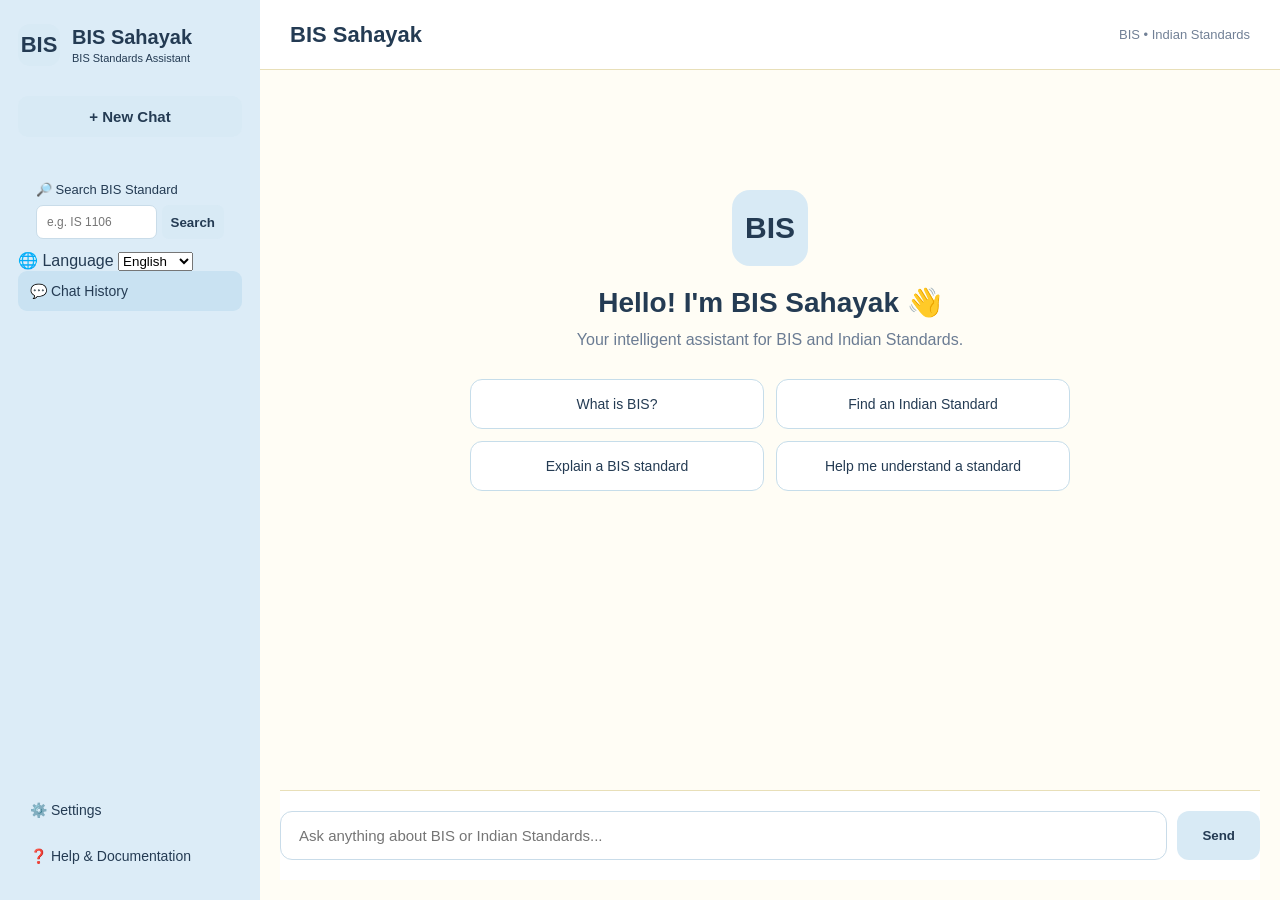
<file: index.html>
<!DOCTYPE html>
<html lang="en">

<head>

    <meta charset="UTF-8">

    <meta
        name="viewport"
        content="width=device-width, initial-scale=1.0"
    >

    <title>BIS Sahayak - BIS Standards Assistant</title>

    <link
        rel="stylesheet"
        href="style.css"
    >
    <link rel="icon" type="image/png" href="bis-logo1.png">
    <link rel="stylesheet" href="style.css">

</head>


<body>

<div class="app">


    <!-- ================= SIDEBAR ================= -->

    <aside class="sidebar">


        <!-- SIDEBAR HEADER -->

        <div class="sidebar-header">

            <div class="logo">
                BIS
            </div>

            <div>

                <h2>
                    BIS Sahayak
                </h2>

                <p>
                    BIS Standards Assistant
                </p>

            </div>

        </div>


        <!-- NEW CHAT -->

        <button class="new-chat">
            + New Chat
        </button>


        <!-- BIS SEARCH -->

        <div class="sidebar-search">

            <label>
                🔎 Search BIS Standard
            </label>

            <div class="sidebar-search-box">

                <input
                    type="text"
                    id="standardSearch"
                    placeholder="e.g. IS 1106"
                >

                <button id="searchStandard">
                    Search
                </button>

            </div>

        </div>


        <!-- ================= LANGUAGE SELECTOR ================= -->

        <div class="language-selector">

            <label for="languageSelect">
                🌐 Language
            </label>

            <select id="languageSelect">

                <option value="English">
                    English
                </option>

                <option value="Hindi">
                    हिंदी
                </option>

                <option value="Marathi">
                    मराठी
                </option>

                <option value="Bengali">
                    বাংলা
                </option>

                <option value="Gujarati">
                    ગુજરાતી
                </option>

                <option value="Tamil">
                    தமிழ்
                </option>

                <option value="Telugu">
                    తెలుగు
                </option>

                <option value="Kannada">
                    ಕನ್ನಡ
                </option>

                <option value="Malayalam">
                    മലയാളം
                </option>

                <option value="Punjabi">
                    ਪੰਜਾਬੀ
                </option>

            </select>

        </div>


        <!-- CHAT HISTORY -->

        <nav class="sidebar-menu">

            <div
                class="menu-item active"
                data-page="history"
            >
                💬 Chat History
            </div>


            <div id="chatHistoryList">
            </div>

        </nav>


        <!-- BOTTOM -->

        <div class="sidebar-bottom">

            <div class="menu-item">
                ⚙️ Settings
            </div>

            <div class="menu-item">
                ❓ Help & Documentation
            </div>

        </div>


    </aside>



    <!-- ================= MAIN ================= -->

    <main class="main">


        <!-- TOP BAR -->

        <header class="topbar">

            <h1>
                BIS Sahayak
            </h1>

            <span>
                BIS • Indian Standards
            </span>

        </header>



        <!-- CHAT AREA -->

        <section class="chat-area">

            <div class="welcome">

            <div class="bot-icon">
                <img src="./bis-logo1.png" alt="BIS Sahayak Logo">
            </div>

                <h2>
                    Hello! I'm BIS Sahayak 👋
                </h2>

                <p>
                    Your intelligent assistant for BIS and Indian Standards.
                </p>

            </div>

        </section>



        <!-- MESSAGE INPUT -->

        <div class="input-area">

            <input
                type="text"
                id="messageInput"
                placeholder="Ask anything about BIS or Indian Standards..."
            >

            <button id="sendButton">
                Send
            </button>

        </div>


    </main>


</div>


<!-- JAVASCRIPT -->

<script src="script.js"></script>


</body>

</html>
</file>
<file: style.css>
* {
    box-sizing: border-box;
    margin: 0;
    padding: 0;
}

body {
    font-family: Arial, sans-serif;
    background: #f5f7fb;
    color: #172033;
}

.app {
    display: flex;
    height: 100vh;
    width: 100%;
}

/* SIDEBAR */

.sidebar {
    width: 260px;
    background: #102a43;
    color: white;
    padding: 24px 18px;
    display: flex;
    flex-direction: column;
}

.sidebar-header {
    display: flex;
    align-items: center;
    gap: 12px;
    margin-bottom: 30px;
}

.logo {
    width: 42px;
    height: 42px;
    background: #19c3a5;
    color: white;
    border-radius: 12px;
    display: flex;
    align-items: center;
    justify-content: center;
    font-size: 22px;
    font-weight: bold;
}

.sidebar-header h2 {
    font-size: 20px;
}

.sidebar-header p {
    font-size: 11px;
    color: #b9c7d6;
    margin-top: 3px;
}

.new-chat {
    width: 100%;
    padding: 12px;
    border: none;
    border-radius: 10px;
    background: #19c3a5;
    color: white;
    font-size: 15px;
    font-weight: bold;
    cursor: pointer;
    margin-bottom: 25px;
}

.new-chat:hover {
    opacity: 0.9;
}

.sidebar-menu {
    display: flex;
    flex-direction: column;
    gap: 6px;
}

.menu-item {
    padding: 12px;
    border-radius: 9px;
    cursor: pointer;
    color: #d7e2ed;
    font-size: 14px;
}

.menu-item:hover,
.menu-item.active {
    background: #1c3b57;
    color: white;
}

.sidebar-bottom {
    margin-top: auto;
    display: flex;
    flex-direction: column;
    gap: 6px;
}


/* MAIN AREA */

.main {
    flex: 1;
    display: flex;
    flex-direction: column;
    background: #f5f7fb;
}

.topbar {
    height: 70px;
    background: white;
    border-bottom: 1px solid #e4e9f0;
    display: flex;
    align-items: center;
    justify-content: space-between;
    padding: 0 30px;
}

.topbar h1 {
    font-size: 22px;
    color: #102a43;
}

.topbar span {
    font-size: 13px;
    color: #718096;
}


/* CHAT AREA */

.chat-area {
    flex: 1;
    overflow-y: auto;
    padding: 40px;
}

.welcome {
    max-width: 750px;
    margin: 80px auto;
    text-align: center;
}

.bot-icon {
    width: 65px;
    height: 65px;
    margin: 0 auto 20px;
    background: #19c3a5;
    color: white;
    border-radius: 18px;
    display: flex;
    align-items: center;
    justify-content: center;
    font-size: 30px;
    font-weight: bold;
}

.welcome h2 {
    font-size: 28px;
    margin-bottom: 12px;
    color: #102a43;
}

.welcome p {
    color: #718096;
    font-size: 16px;
    margin-bottom: 30px;
}


/* SUGGESTION BUTTONS */

.suggestions {
    display: grid;
    grid-template-columns: 1fr 1fr;
    gap: 12px;
    max-width: 600px;
    margin: auto;
}

.suggestions button {
    padding: 16px;
    background: white;
    border: 1px solid #dce3eb;
    border-radius: 12px;
    cursor: pointer;
    color: #243b53;
    font-size: 14px;
}

.suggestions button:hover {
    border-color: #19c3a5;
    background: #f0fffb;
}


/* INPUT */

.input-area {
    display: flex;
    gap: 10px;
    padding: 18px 30px;
    background: white;
    border-top: 1px solid #e4e9f0;
}

.input-area input {
    flex: 1;
    padding: 15px 18px;
    border: 1px solid #d4dce6;
    border-radius: 12px;
    outline: none;
    font-size: 15px;
}

.input-area input:focus {
    border-color: #19c3a5;
}

.input-area button {
    padding: 0 25px;
    border: none;
    border-radius: 12px;
    background: #19c3a5;
    color: white;
    font-weight: bold;
    cursor: pointer;
}

.input-area button:hover {
    opacity: 0.9;
}


/* MOBILE */

@media (max-width: 700px) {

    .sidebar {
        width: 210px;
    }

    .suggestions {
        grid-template-columns: 1fr;
    }

    .chat-area {
        padding: 20px;
    }

    .welcome {
        margin: 40px auto;
    }

}
/* CHAT MESSAGES */

.message {
    max-width: 850px;
    margin: 15px auto;
    display: flex;
    align-items: flex-start;
    gap: 12px;
}

.message-icon {
    width: 36px;
    height: 36px;
    min-width: 36px;
    border-radius: 10px;
    display: flex;
    align-items: center;
    justify-content: center;
    font-weight: bold;
}

.message-content {
    padding: 12px 16px;
    border-radius: 14px;
    line-height: 1.5;
    font-size: 15px;
}

/* USER MESSAGE */

.message.user {
    flex-direction: row-reverse;
}

.message.user .message-icon {
    background: #dce8f5;
}

.message.user .message-content {
    background: #19c3a5;
    color: white;
    border-top-right-radius: 4px;
}

/* GISER MESSAGE */

.message.bot .message-icon {
    background: #19c3a5;
    color: white;
}

.message.bot .message-content {
    background: white;
    color: #243b53;
    border: 1px solid #e0e6ed;
    border-top-left-radius: 4px;
}/* SIDEBAR PAGES */

.page-content {
    max-width: 850px;
    margin: 60px auto;
}

.page-content h2 {
    color: #102a43;
    font-size: 28px;
    margin-bottom: 10px;
}

.page-content p {
    color: #718096;
    margin-bottom: 30px;
}

.empty-state {
    background: white;
    border: 1px solid #e0e6ed;
    border-radius: 14px;
    padding: 35px;
    text-align: center;
    color: #718096;
}
/* STANDARD SEARCH */

.standard-search {
    display: flex;
    gap: 10px;
    max-width: 650px;
    margin: 0 auto 25px;
}

.standard-search input {
    flex: 1;
    padding: 14px 16px;
    border: 1px solid #d4dce6;
    border-radius: 12px;
    outline: none;
    font-size: 14px;
}

.standard-search input:focus {
    border-color: #19c3a5;
}

.standard-search button {
    padding: 0 20px;
    border: none;
    border-radius: 12px;
    background: #19c3a5;
    color: white;
    font-weight: bold;
    cursor: pointer;
}

.standard-card {
    background: white;
    border: 1px solid #e0e6ed;
    border-radius: 16px;
    padding: 25px;
    margin-top: 20px;
}

.standard-number {
    display: inline-block;
    background: #e8faf6;
    color: #128b78;
    padding: 8px 14px;
    border-radius: 8px;
    font-weight: bold;
    margin-bottom: 15px;
}

.standard-card h3 {
    color: #102a43;
    margin-bottom: 10px;
}

.standard-card p {
    line-height: 1.6;
}

.standard-actions {
    display: flex;
    gap: 10px;
}

.standard-actions button {
    padding: 10px 15px;
    border: 1px solid #d4dce6;
    background: white;
    border-radius: 8px;
    cursor: pointer;
}

.standard-actions button:hover {
    border-color: #19c3a5;
}
/* =========================
   CHAT HISTORY
========================= */

#chatHistoryList {
    margin-top: 6px;
    margin-bottom: 10px;
    padding: 0 8px;
}

.history-item {
    padding: 8px 10px;
    margin: 2px 0;
    border-radius: 6px;
    color: #dbeafe;
    font-size: 13px;
    cursor: pointer;
    white-space: nowrap;
    overflow: hidden;
    text-overflow: ellipsis;
    transition: background 0.2s ease;
}

.history-item:hover {
    background: #1d405f;
}


/* =========================
   CHAT HISTORY PAGE
========================= */

.history-page-list {
    display: flex;
    flex-direction: column;
    gap: 10px;
    margin-top: 25px;
    width: 100%;
    max-width: 700px;
}

.history-page-item {
    width: 100%;
    padding: 16px 20px;
    border: 1px solid #d9e2ec;
    border-radius: 10px;
    background: white;
    color: #243b53;
    font-size: 15px;
    text-align: left;
    cursor: pointer;
    transition: all 0.2s ease;
}

.history-page-item:hover {
    background: #f0fdfa;
    border-color: #14b8a6;
    transform: translateY(-1px);
}
/* =========================
   SIDEBAR BIS SEARCH
========================= */

.sidebar-search {
    margin: 20px 18px 12px 18px;
}

.sidebar-search label {
    display: block;
    color: #ffffff;
    font-size: 13px;
    margin-bottom: 8px;
}

.sidebar-search-box {
    display: flex;
    gap: 5px;
}

.sidebar-search-box input {
    width: 100%;
    min-width: 0;
    padding: 9px 10px;
    border: none;
    border-radius: 7px;
    outline: none;
    font-size: 12px;
}

.sidebar-search-box button {
    border: none;
    border-radius: 7px;
    padding: 8px 9px;
    background: #14b8a6;
    color: white;
    font-weight: 600;
    cursor: pointer;
}


/* =========================
   NEW CHAT CENTER INPUT
========================= */

.new-chat-active .input-area {
    position: absolute;
    top: 72%;
    left: 50%;
    transform: translate(-50%, -50%);
    width: 65%;
}


/* =========================
   CHAT INPUT
========================= */

.input-area {
    transition: all 0.3s ease;
}
/* =========================
   BIS SAHAYAK PASTEL THEME
========================= */

body {
    background: #fffdf5;
}

.sidebar {
    background: #dcecf7;
    color: #243b53;
}

.sidebar-header h2,
.sidebar-header p {
    color: #243b53;
}

.logo,
.bot-icon {
    background: #f7e9a8;
    color: #243b53;
}

.new-chat,
.sidebar-search-box button,
#sendButton,
#searchStandard {
    background: #f7e9a8;
    color: #243b53;
}

.new-chat:hover,
.sidebar-search-box button:hover,
#sendButton:hover,
#searchStandard:hover {
    background: #f1df8a;
}

.menu-item {
    color: #243b53;
}

.menu-item:hover,
.menu-item.active {
    background: #c9e2f2;
    color: #243b53;
}

.main {
    background: #fffdf5;
}

.topbar {
    background: #ffffff;
    border-bottom: 1px solid #e8dfb8;
}

.topbar h1,
.welcome h2 {
    color: #243b53;
}

.welcome p {
    color: #6b7c93;
}

.chat-area {
    background: #fffdf5;
}

.input-area {
    background: #ffffff;
    border-top: 1px solid #e8dfb8;
}

.input-area input,
.sidebar-search-box input {
    background: #ffffff;
    border: 1px solid #c9dce9;
}

.message.bot .message-content {
    background: #ffffff;
    border: 1px solid #c9dce9;
}

.message.user .message-content {
    background: #f7e9a8;
    color: #243b53;
}

.suggestions button {
    background: #ffffff;
    border: 1px solid #c9dce9;
    color: #243b53;
}

.suggestions button:hover {
    background: #eaf5fb;
    border-color: #a9cde3;
}

.sidebar-search label {
    color: #243b53;
}

.history-item {
    color: #243b53;
}

.history-item:hover {
    background: #c9e2f2;
}

.sidebar-search-box input {
    width: 140px;
}

.sidebar-search-box button {
    width: 70px;
}
/* =========================
   FINAL BIS SAHAYAK COLORS
========================= */

.new-chat,
.sidebar-search-box button,
#sendButton,
#searchStandard {
    background: #d8eaf5;
    color: #243b53;
}

.new-chat:hover,
.sidebar-search-box button:hover,
#sendButton:hover,
#searchStandard:hover {
    background: #c6dfef;
}

.logo,
.bot-icon {
    background: #d8eaf5;
    color: #243b53;
}


/* =========================
   NEW CHAT INPUT - BOTTOM
========================= */

.new-chat-active .input-area {
    position: absolute;
    bottom: 20px;
    top: auto;
    left: 50%;
    transform: translateX(-50%);
    width: 65%;
}


/* =========================
   SUGGESTION BUTTONS
========================= */

.suggestions button {
    background: #ffffff;
    border: 1px solid #c6ddea;
    color: #243b53;
}

.suggestions button:hover {
    background: #edf6fb;
    border-color: #a9cde3;
}
/* =========================
   FULL WIDTH CHAT INPUT
========================= */

.input-area {
    width: calc(100% - 40px) !important;
    max-width: none !important;
    box-sizing: border-box;
    margin: 0 auto;
    padding: 20px 0;
}


/* NEW CHAT - BOTTOM CENTER */

.new-chat-active .input-area {
    position: absolute;
    bottom: 20px;
    top: auto;
    left: 20px;
    width: calc(100% - 40px) !important;
    max-width: none !important;
    transform: none;
}


/* INPUT ITSELF */

.input-area input {
    flex: 1;
    width: 100%;
    min-width: 0;
}
/* Keep input inside the main chat area */
.main {
    position: relative;
}

/* Full-width input inside main area */
.new-chat-active .input-area {
    position: absolute;
    bottom: 20px;
    top: auto;
    left: 20px;
    right: 20px;
    width: auto !important;
    max-width: none !important;
    transform: none;
    box-sizing: border-box;
}
.bot-icon {
    width: 76px !important;
    height: 76px !important;
    display: flex !important;
    align-items: center !important;
    justify-content: center !important;
    overflow: hidden !important;
    padding: 0 !important;
}

.bot-icon img {
    width: 100% !important;
    height: 100% !important;
    object-fit: contain !important;
    display: block !important;
}
.bot-icon img {
    display: block !important;
    width: 70px !important;
    height: 70px !important;
    object-fit: contain !important;
}
</file>
